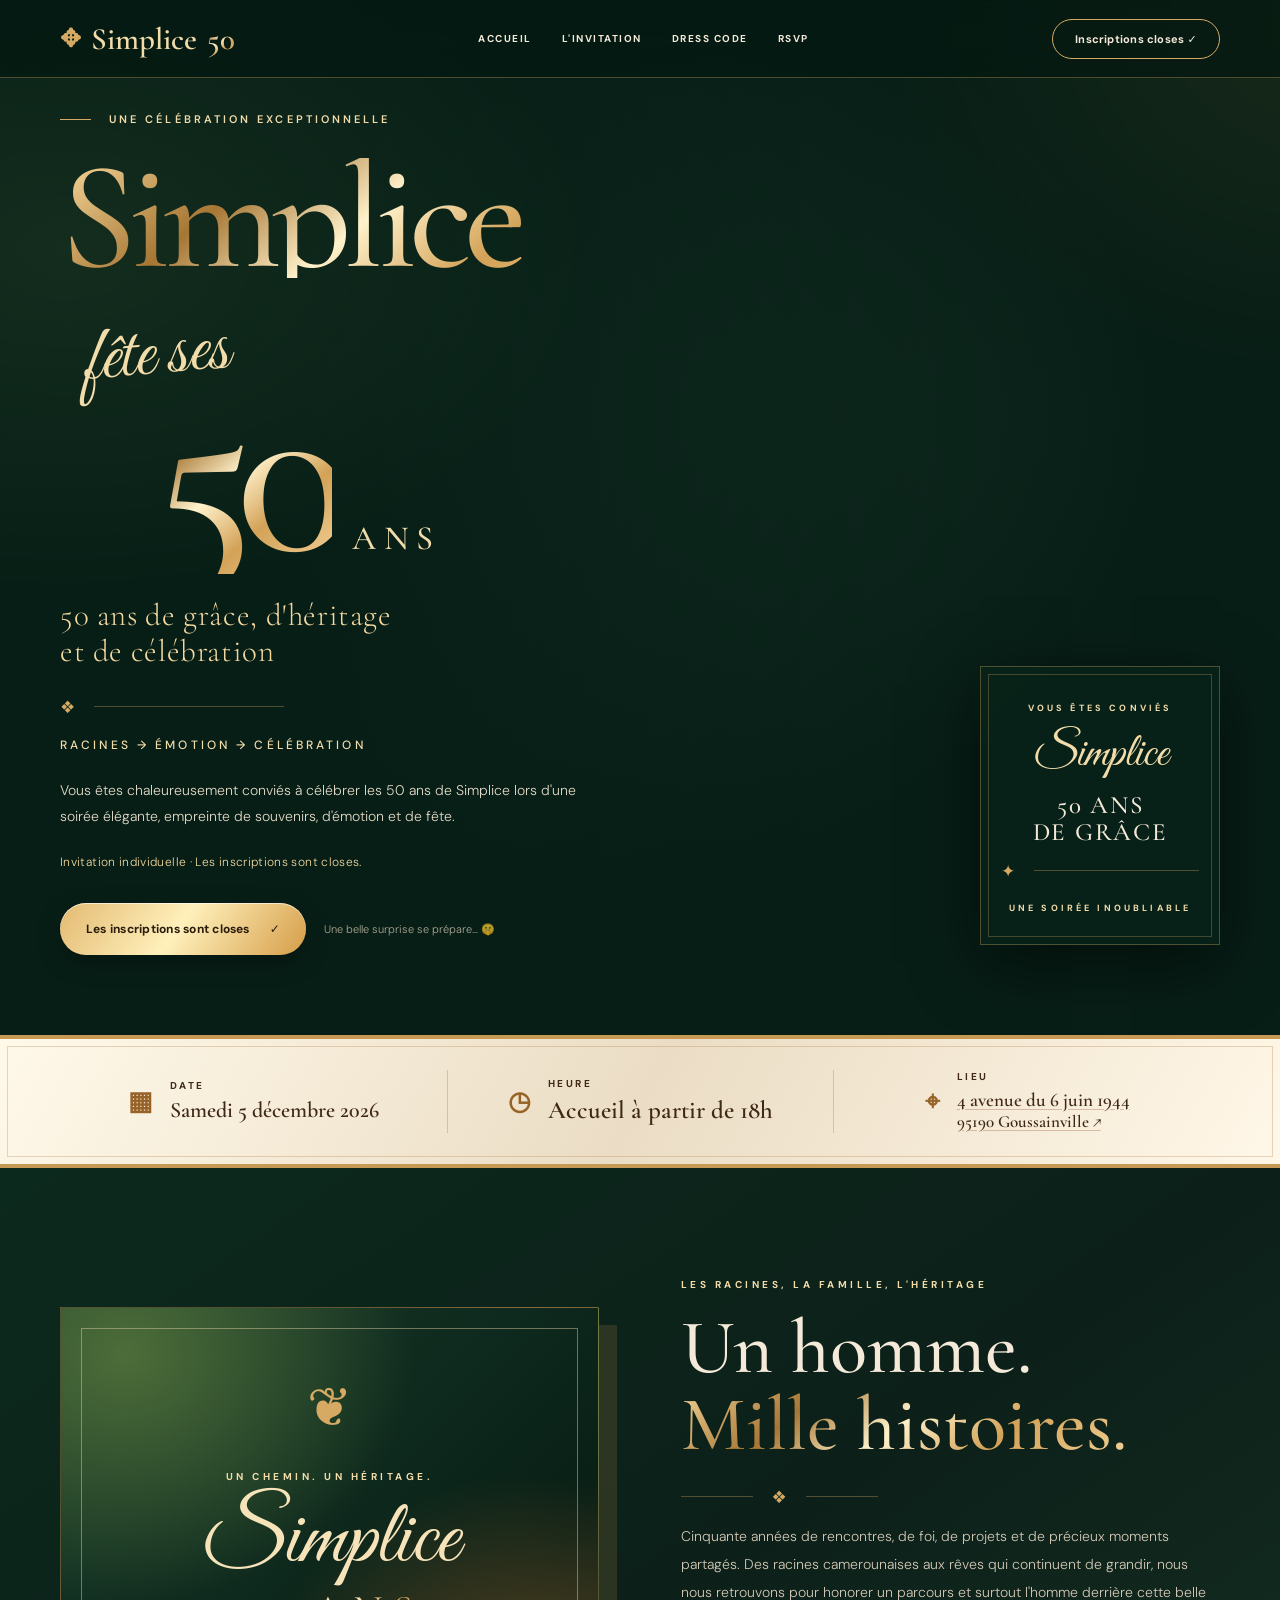
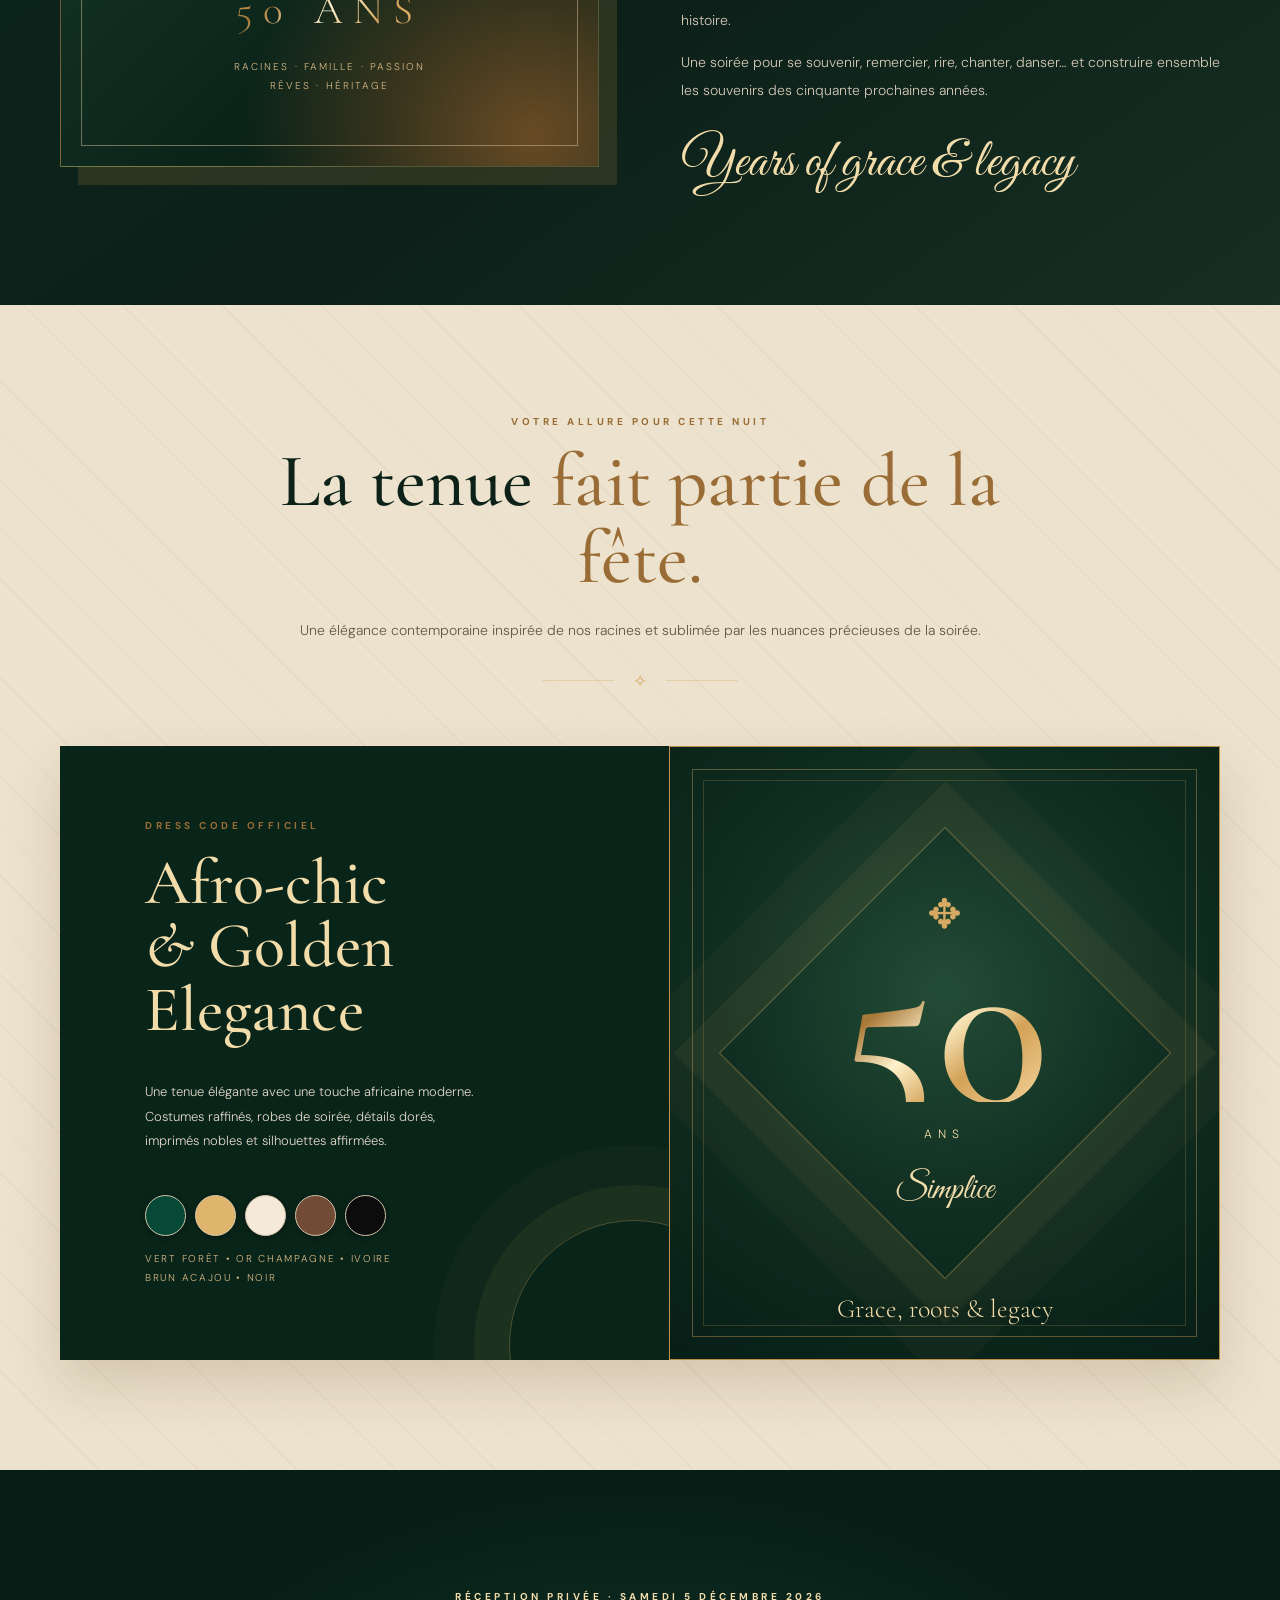
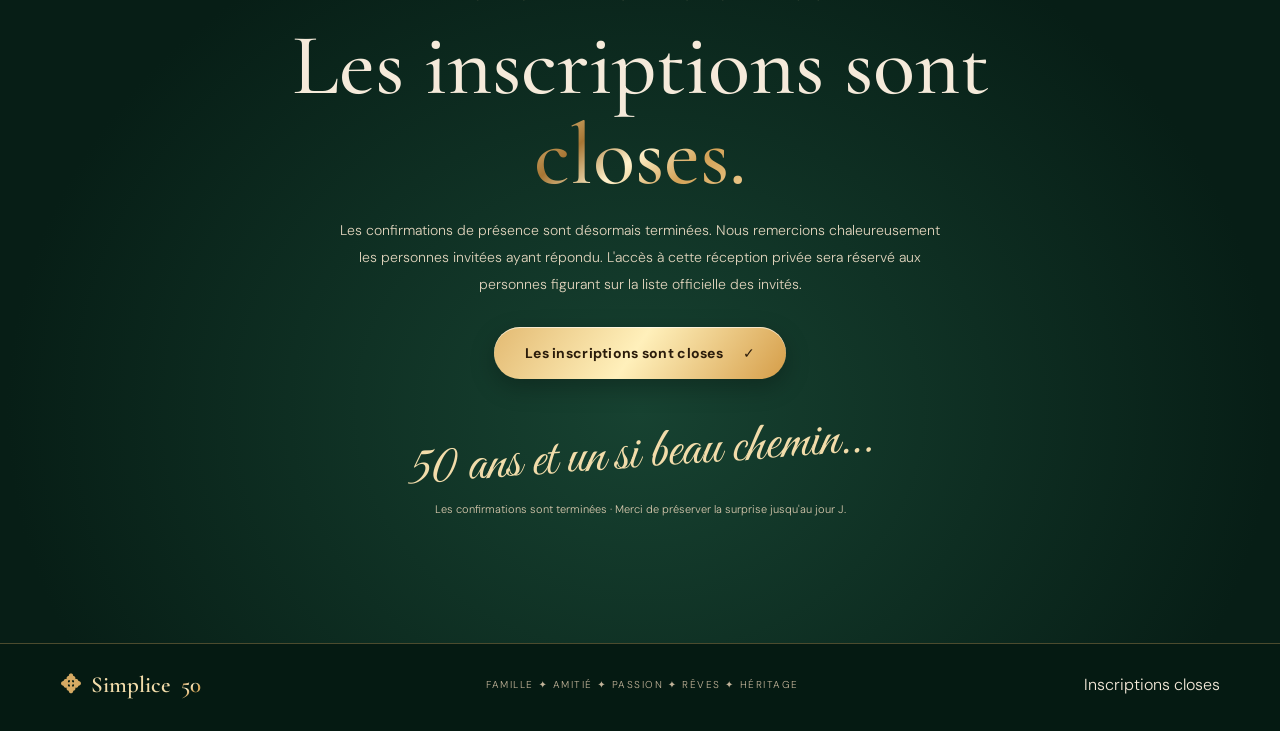
<file: simplice50/index.html>
<!doctype html>
<html lang="fr">
<head>
  <meta charset="utf-8">
  <meta name="viewport" content="width=device-width, initial-scale=1">
  <meta name="theme-color" content="#071e16">
  <meta name="robots" content="noindex,nofollow,noarchive">
  <meta name="description" content="Simplice fête ses 50 ans le samedi 5 décembre 2026 à Goussainville. Racines, émotion et célébration.">
  <meta property="og:title" content="Simplice • 50 ans de grâce & d'héritage">
  <meta property="og:description" content="Samedi 5 décembre 2026 à Goussainville : une soirée de famille, de souvenirs et de célébration.">
  <meta property="og:type" content="website">
  <title>Simplice 50 • Racines, Émotion, Célébration</title>
  <link rel="preconnect" href="https://fonts.googleapis.com">
  <link rel="preconnect" href="https://fonts.gstatic.com" crossorigin>
  <link href="https://fonts.googleapis.com/css2?family=Cormorant+Garamond:wght@400;500;600;700&family=DM+Sans:wght@300;400;500;600;700&family=Great+Vibes&display=swap" rel="stylesheet">
  <style>
    :root{--forest:#071e16;--forest2:#102c20;--pine:#14362a;--ivory:#f5eada;--cream:#fffaf0;--gold:#d6aa63;--gold2:#f2dcaa;--bronze:#805522;--ink:#0c2118;--line:rgba(214,170,99,.34)}
    *,*:before,*:after{box-sizing:border-box}
    html{scroll-behavior:smooth;scroll-padding-top:80px}
    body{margin:0;background:var(--forest);color:var(--ivory);font-family:"DM Sans",system-ui,sans-serif;font-weight:300;overflow-x:hidden}
    a{color:inherit;text-decoration:none}button{font:inherit}::selection{background:var(--gold);color:var(--ink)}
    .wrap{width:min(1160px,calc(100% - 64px));margin-inline:auto}
    .eyebrow{font-size:10px;letter-spacing:.35em;text-transform:uppercase;font-weight:700;color:var(--gold2)}
    .serif{font-family:"Cormorant Garamond",Georgia,serif;font-weight:500}
    .script{font-family:"Great Vibes",cursive;font-weight:400}
    .gold{background:linear-gradient(140deg,#e9c88a 5%,#a67634 28%,#fff2cc 49%,#d3a257 70%,#f5d59d 100%);-webkit-background-clip:text;background-clip:text;color:transparent}
    .rule{height:1px;background:linear-gradient(90deg,transparent,var(--gold),transparent)}
    .ornament{display:flex;align-items:center;gap:19px;color:var(--gold);font-size:17px}.ornament:before,.ornament:after{content:"";height:1px;width:72px;background:var(--line)}
    .pill{display:inline-flex;align-items:center;justify-content:center;gap:20px;padding:15px 26px;min-height:52px;border:1px solid var(--gold);border-radius:100px;font-size:12px;font-weight:700;letter-spacing:.02em;transition:.25s ease;cursor:pointer;text-align:center}
    .pill:hover{transform:translateY(-2px);box-shadow:0 8px 28px #0005}.pill.gold-btn{color:#2b1c0b;border:0;background:linear-gradient(125deg,#e3ba72,#fff0bb 48%,#d59d48 100%);box-shadow:inset 0 1px #fff9,0 8px 25px #0004}
    .pill.outline:hover{background:rgba(214,170,99,.11)}.pill svg{height:16px;width:16px}
    header{position:absolute;top:0;left:0;right:0;z-index:20;height:78px;border-bottom:1px solid var(--line);background:rgba(4,24,17,.69);backdrop-filter:blur(15px)}
    .nav{height:100%;display:flex;align-items:center;justify-content:space-between;gap:24px}.brand{display:flex;align-items:center;gap:10px;white-space:nowrap;font-family:"Cormorant Garamond",serif;font-size:31px;color:var(--gold2);font-weight:600}
    .brand .mark{font-size:25px;color:var(--gold)}.navlinks{display:flex;align-items:center;gap:30px}.navlinks a{font-size:10px;letter-spacing:.15em;text-transform:uppercase;font-weight:700;transition:color .2s}.navlinks a:hover{color:var(--gold2)}.nav .pill{padding:11px 22px;min-height:40px;font-size:11px}
    .mobile-toggle{display:none;background:transparent;border:1px solid var(--line);border-radius:6px;color:var(--ivory);padding:10px;cursor:pointer}
    .hero{min-height:760px;position:relative;isolation:isolate;display:flex;align-items:center;padding-top:112px;padding-bottom:80px;overflow:hidden;background:radial-gradient(ellipse at 22% 40%,#214230 0%,#071e16 62%)}
    .hero:before{content:"";position:absolute;z-index:-3;inset:0 0 0 42%;background:url("https://images.unsplash.com/photo-1511795409834-ef04bbd61622?auto=format&fit=crop&w=1550&q=85") center / cover no-repeat;filter:saturate(.72) sepia(.15) contrast(1.1)}
    .hero:after{content:"";position:absolute;z-index:-2;inset:0;background:linear-gradient(90deg,#071e16 0%,rgba(7,30,22,.97) 27%,rgba(7,30,22,.78) 45%,rgba(7,30,22,.13) 85%),linear-gradient(0deg,#071e16 0%,transparent 27%),radial-gradient(ellipse at 76% 40%,transparent 5%,#071e167c 80%)}
    .foliage{position:absolute;z-index:-1;inset:0;pointer-events:none;opacity:.14;background-image:radial-gradient(ellipse at 5% 24%,#628751 0%,transparent 32%),radial-gradient(ellipse at 105% 3%,#7d6a2d 0%,transparent 25%)}
    .hero-grid{display:grid;grid-template-columns:1.15fr .85fr;gap:35px;align-items:center}.hero-copy{position:relative;max-width:630px}
    .small-caps{display:flex;align-items:center;gap:18px;font-size:11px;letter-spacing:.28em;font-weight:600;color:var(--gold2);text-transform:uppercase}.small-caps:before{content:"";width:31px;height:1px;background:var(--gold)}
    .hero h1{margin:32px 0 0;line-height:.78;letter-spacing:-.05em;font-size:clamp(100px,12vw,169px)}
    .hero .fête{font-size:clamp(48px,6vw,79px);color:var(--gold2);display:block;margin:12px 0 -12px 24px;line-height:1.2;transform:rotate(-5deg)}
    .fifty{display:flex;align-items:baseline;gap:20px;margin-left:96px}.fifty strong{font-family:"Cormorant Garamond",serif;font-size:clamp(144px,19vw,257px);line-height:.84;font-weight:500;letter-spacing:-.08em}.fifty span{font-family:"Cormorant Garamond",serif;letter-spacing:.22em;font-size:34px;color:var(--gold2);font-weight:500}
    .hero-tagline{font-family:"Cormorant Garamond",serif;color:#f3d89f;font-size:clamp(23px,2.5vw,31px);line-height:1.15;letter-spacing:.02em;margin-top:24px}
    .hero .ornament{margin:26px 0 19px}.hero .ornament:before{display:none}.hero .ornament:after{width:190px}
    .hero .theme{font-size:12px;letter-spacing:.26em;text-transform:uppercase;color:var(--gold2);font-weight:500}
    .hero p{max-width:520px;font-size:14px;line-height:1.9;color:#e4dac7;margin:24px 0 29px}
    .hero-actions{display:flex;align-items:center;gap:18px;flex-wrap:wrap}.hero-note{font-size:11px;color:#ebdcc3b8}
    .hero-badge{justify-self:end;align-self:end;margin-bottom:10px;max-width:240px;padding:28px 20px;background:#092319d9;border:1px solid var(--line);box-shadow:0 18px 60px #0008;text-align:center;position:relative}
    .hero-badge:before{content:"";position:absolute;inset:7px;border:1px solid #d6aa634a;pointer-events:none}
    .hero-badge .script{display:block;font-size:48px;color:var(--gold2);margin:8px 0}
    .hero-badge strong{font-family:"Cormorant Garamond",serif;font-size:25px;line-height:1.1;font-weight:500;letter-spacing:.07em}
    .hero-badge .eyebrow{font-size:9px}
    .info-band{background:linear-gradient(120deg,#fff9ea,#ebddc5 50%,#fff7e8);color:#3f2815;border-top:4px solid #c69955;border-bottom:4px solid #c69955;position:relative}
    .info-band:after{content:"";position:absolute;inset:7px;border:1px solid rgba(165,110,44,.27);pointer-events:none}
    .details{display:grid;grid-template-columns:repeat(3,1fr);padding:31px 0}
    .detail{display:flex;align-items:center;justify-content:center;gap:17px;min-height:63px}.detail + .detail{border-left:1px solid #b28b5a68}
    .detail .ico{font-size:26px;color:#986329}.detail b{display:block;letter-spacing:.25em;font-size:10px;margin-bottom:5px}.detail span{font-family:"Cormorant Garamond",serif;font-size:25px;font-weight:600}.detail .date-value{font-size:22px;white-space:nowrap}.detail .address-value{font-size:19px;line-height:1.25;display:inline-block;text-underline-offset:3px;text-decoration:underline;text-decoration-color:#a87e5670}.detail .address-value small{font-size:17px;display:block}.detail .address-value:hover{text-decoration-color:#805522}
    .section{padding:110px 0}.center{text-align:center}.section-head{max-width:740px;margin:0 auto 54px;text-align:center}.section-head h2{font-family:"Cormorant Garamond",serif;font-weight:500;font-size:clamp(48px,6vw,75px);line-height:1.02;margin:16px 0 20px}
    .section-head p{color:#d3c6af;line-height:1.9;font-size:14px}.section-head .ornament{justify-content:center;margin-top:26px}
    .about{background:linear-gradient(145deg,#0c291d,#0c2019 55%,#162f22)}
    .about-grid{display:grid;grid-template-columns:1fr 1fr;gap:7%;align-items:center}
    .photo-panel{height:460px;position:relative;display:flex;align-items:center;justify-content:center;overflow:hidden;background:radial-gradient(ellipse at 12% 10%,#4d6d39 0%,transparent 43%),radial-gradient(ellipse at 88% 93%,#684b25 0%,transparent 43%),linear-gradient(135deg,#183b2a,#081e15 75%);box-shadow:18px 18px 0 #ae844730;border:1px solid var(--line)}
    .photo-panel:before{content:"";position:absolute;inset:20px;border:1px solid #ead0a772}.photo-panel:after{content:"";position:absolute;bottom:-22px;right:-22px;width:125px;height:125px;border-right:2px solid var(--gold);border-bottom:2px solid var(--gold)}
    .legacy-art{position:relative;z-index:1;text-align:center;padding:25px 30px;max-width:95%;color:var(--gold2)}.legacy-art .leaves{font-size:54px;display:block;line-height:1.1;color:var(--gold);margin:0 0 27px}.legacy-art .legacy-name{font-family:"Great Vibes",cursive;font-size:clamp(65px,7vw,96px);line-height:1.25;display:block;color:#f6e3b9}.legacy-art .legacy-years{font-family:"Cormorant Garamond",serif;font-size:41px;letter-spacing:.25em;margin-top:-12px;display:block}.legacy-art .legacy-line{font-size:10px;letter-spacing:.21em;text-transform:uppercase;color:#d6b887;line-height:1.9;margin-top:22px;display:block}
    .about h2{font-size:clamp(48px,6vw,80px);line-height:1;margin:19px 0 22px}.about p{line-height:2;color:#d3c8b6;font-size:14px}.about .script{font-size:54px;line-height:1.2;color:var(--gold2);display:block;margin-top:27px}
    .program{background:radial-gradient(ellipse at 5% 90%,#223c29 0%,transparent 42%),linear-gradient(120deg,#071e16,#0b261b);position:relative}
    .program:after{content:"";position:absolute;inset:0;opacity:.035;pointer-events:none;background-image:repeating-linear-gradient(90deg,#fff 0px,#fff 1px,transparent 1px,transparent 30px)}
    .program-layout{display:grid;grid-template-columns:.8fr 1.2fr;gap:45px;align-items:stretch;position:relative;z-index:1}
    .program-visual{min-height:550px;position:relative;background:url("https://images.unsplash.com/photo-1519167758481-83f550bb49b3?auto=format&fit=crop&w=900&q=85") center / cover no-repeat,#38543e;box-shadow:0 15px 60px #0007}
    .program-visual:before{content:"";position:absolute;inset:0;background:linear-gradient(0deg,#071e16dd,transparent 65%)}
    .program-visual .visual-label{position:absolute;bottom:42px;left:38px;right:38px;font-family:"Cormorant Garamond",serif;font-size:40px;line-height:1.1}
    .program-card{border:1px solid var(--line);background:#0a271bc9;padding:42px 46px}
    .program-card h3{font-family:"Cormorant Garamond",serif;font-size:42px;font-weight:500;margin:0 0 30px;color:var(--gold2)}
    .timeline{list-style:none;margin:0;padding:0 0 0 4px}
    .timeline li{display:grid;grid-template-columns:61px 17px 1fr;align-items:start;gap:16px;min-height:47px;position:relative;font-size:13px;color:#f0e4d0;line-height:1.45}
    .timeline li:after{content:"";position:absolute;width:1px;top:13px;bottom:-8px;left:84px;background:#d6aa6359}.timeline li:last-child:after{display:none}
    .timeline time{font-size:14px;color:var(--gold2);font-family:"Cormorant Garamond",serif;font-weight:700;letter-spacing:.02em}.timeline .dot{width:9px;height:9px;background:var(--gold);border-radius:50%;margin-top:5px;box-shadow:0 0 0 4px #bd945d2c}
    .program-card small{font-size:11px;color:#cab99d;display:block;margin-top:18px;font-style:italic}
    .dress{background:#ede2cd;color:var(--ink);position:relative;overflow:hidden}
    .dress:before{content:"";position:absolute;inset:0;opacity:.04;background-image:repeating-linear-gradient(45deg,#381f04 0px,#381f04 1px,transparent 1px,transparent 35px)}
    .dress .section-head p{color:#665841}.dress .eyebrow{color:#986d36}.dress-grid{display:grid;grid-template-columns:1.05fr .95fr;gap:0;min-height:500px;position:relative;box-shadow:0 24px 50px #4f3b192a}
    .dress-copy{padding:73px min(7vw,85px);background:#092419;color:#f8eed8;display:flex;flex-direction:column;align-items:flex-start;justify-content:center;position:relative;overflow:hidden}
    .dress-copy:after{content:"";position:absolute;right:-90px;bottom:-110px;width:250px;height:250px;border:1px solid #d6aa6355;border-radius:50%;box-shadow:0 0 0 35px #d6aa6310,0 0 0 75px #d6aa6308}
    .dress-copy h3{font-family:"Cormorant Garamond",serif;font-weight:500;font-size:clamp(44px,5vw,68px);line-height:.99;color:var(--gold2);margin:19px 0 26px}
    .dress-copy p{color:#e2d9c9;line-height:1.9;font-size:13px;max-width:340px}
    .swatches{display:flex;gap:9px;margin:28px 0 13px}.swatches span{display:block;width:41px;height:41px;border-radius:50%;border:1px solid #d4c4a8;box-shadow:0 1px 6px #0005}.swatches span:nth-child(1){background:#064936}.swatches span:nth-child(2){background:#dfb56e}.swatches span:nth-child(3){background:#f5eada}.swatches span:nth-child(4){background:#714b35}.swatches span:nth-child(5){background:#0c0c0c}
    .palette-caption{font-size:10px;letter-spacing:.17em;color:#dbb986;text-transform:uppercase;max-width:330px;line-height:1.9}
    .dress-photo{min-height:440px;position:relative;isolation:isolate;display:flex;flex-direction:column;justify-content:center;align-items:center;overflow:hidden;background:radial-gradient(circle at 50% 40%,#234c36 0%,#102e21 48%,#071e16 100%);border:1px solid #b98e4b}
    .dress-photo:before{content:"";position:absolute;inset:22px;border:1px solid #c59a536f;outline:1px solid #c59a533b;outline-offset:-12px;pointer-events:none}
    .dress-photo:after{content:"";position:absolute;z-index:-1;width:320px;height:320px;border:1px solid #d6aa6370;transform:rotate(45deg);box-shadow:0 0 0 32px #d6aa6310,0 0 0 75px #d6aa6308;pointer-events:none}
    .dress-photo .portrait-mark{position:relative;z-index:1;text-align:center;display:flex;flex-direction:column;align-items:center;color:var(--gold2)}
    .dress-photo .portrait-mark .crest{font-size:41px;line-height:1;margin-bottom:15px;color:var(--gold)}
    .dress-photo .portrait-mark .number{font-family:"Cormorant Garamond",serif;font-size:clamp(155px,19vw,235px);font-weight:500;line-height:.65}
    .dress-photo .portrait-mark .years{font-size:12px;letter-spacing:.5em;margin-top:24px;text-transform:uppercase}
    .dress-photo .portrait-mark .motto{font-family:"Great Vibes",cursive;font-size:35px;margin-top:26px}
    .dress-photo .photo-tag{position:absolute;bottom:35px;left:15px;right:15px;text-align:center;font-family:"Cormorant Garamond",serif;font-size:26px;color:var(--gold2);text-shadow:0 2px 9px #000b}
    .cta{position:relative;text-align:center;padding:120px 0 125px;overflow:hidden;background:radial-gradient(ellipse at 50% 70%,#174231,#071e16 70%)}
    .cta:before,.cta:after{content:"";position:absolute;width:390px;height:500px;opacity:.25;background:url("https://images.unsplash.com/photo-1525498128493-380d1990a112?auto=format&fit=crop&w=680&q=60") center / cover;filter:sepia(.7) hue-rotate(70deg) saturate(.6);mask-image:linear-gradient(to right,#000,transparent)}
    .cta:before{left:-150px;bottom:-160px}.cta:after{right:-160px;top:-200px;transform:rotate(180deg)}
    .cta h2{font-size:clamp(47px,7vw,87px);line-height:1.03;margin:18px auto 17px;max-width:780px}.cta .intro{max-width:600px;font-size:14px;color:#e1d4bd;line-height:1.9;margin:0 auto 30px}
    .cta .pill{min-width:292px;font-size:14px}.cta .script{display:block;font-size:56px;color:var(--gold2);margin:40px 0 8px;transform:rotate(-4deg)}
    .cta small{font-size:11px;color:#d8c9ae}
    footer{border-top:1px solid var(--line);padding:24px 0 30px;background:#051a12}.foot{display:flex;justify-content:space-between;align-items:center;gap:18px;flex-wrap:wrap}.foot .brand{font-size:23px}
    .foot p{font-size:10px;color:#c2b399;letter-spacing:.15em;text-transform:uppercase}.foot a:not(.brand){font-size:11px;color:var(--gold2);text-decoration:underline;text-underline-offset:4px}
    .closed-state{cursor:default!important;pointer-events:none!important;user-select:none}.float-rsvp{display:none!important}.fadeup{opacity:0;transform:translateY(19px);transition:opacity .8s ease,transform .8s ease}.fadeup.visible{opacity:1;transform:none}
    @media(max-width:900px){.navlinks{gap:15px}.navlinks a{font-size:9px}.nav .pill{display:none}.hero-grid{grid-template-columns:1fr}.hero-badge{display:none}.hero:before{left:18%}.hero:after{background:linear-gradient(90deg,#071e16ed,#071e1691 70%),linear-gradient(0deg,#071e16,transparent 35%)}.hero{min-height:700px}.about-grid,.program-layout{gap:25px}.about-grid{grid-template-columns:.83fr 1.17fr}.photo-panel{height:400px}.program-card{padding:33px}.dress-copy{padding:55px 43px}}
    @media(max-width:690px){.wrap{width:min(100% - 36px,500px)}header{height:68px}.brand{font-size:27px}.mobile-toggle{display:block}.navlinks{position:absolute;top:68px;left:0;right:0;background:#071e16f7;display:none;flex-direction:column;align-items:stretch;gap:0;border-bottom:1px solid var(--line);padding:12px 22px 18px}.navlinks.open{display:flex}.navlinks a{padding:15px 9px;font-size:11px}.hero{min-height:715px;padding-top:128px;padding-bottom:65px}.hero:before{inset:0;background-position:60% 50%;opacity:.7}.hero:after{background:linear-gradient(90deg,#071e16ec,#071e169e),linear-gradient(0deg,#071e16,transparent 35%)}.hero h1{font-size:100px;margin-top:33px}.hero .fête{font-size:57px;margin-top:9px;margin-left:15px}.fifty{margin-left:48px;gap:12px}.fifty strong{font-size:178px}.fifty span{font-size:26px}.hero-tagline{font-size:26px;margin-top:19px}.hero .theme{font-size:10px;letter-spacing:.18em}.hero p{font-size:13px;line-height:1.8}.hero-actions .pill{width:100%}.hero-note{width:100%;text-align:center}.details{padding:18px 0;grid-template-columns:1fr;gap:0}.detail{justify-content:flex-start;min-height:72px;padding:9px 16px}.detail + .detail{border-left:0;border-top:1px solid #b28b5a68}.detail .ico{min-width:45px;text-align:center}.section{padding:76px 0}.section-head{margin-bottom:35px}.about-grid,.program-layout,.dress-grid{grid-template-columns:1fr}.photo-panel{height:310px;order:2}.about .about-copy{order:1}.about h2{font-size:55px}.about .script{font-size:46px}.program-visual{min-height:280px;order:2}.program-card{padding:29px 23px;order:1}.program-card h3{font-size:36px}.timeline li{gap:10px;grid-template-columns:48px 15px 1fr;font-size:12px;min-height:45px}.timeline li:after{left:64px}.timeline time{font-size:13px}.dress-copy{padding:51px 29px}.dress-photo{min-height:300px}.cta{padding:90px 0 105px}.cta h2{font-size:55px}.cta .script{font-size:47px}.foot{justify-content:center;text-align:center}.foot p{order:3;width:100%}.float-rsvp{display:flex;position:fixed;bottom:14px;left:18px;right:18px;z-index:30;box-shadow:0 12px 40px #000b;font-size:13px}}
    @media(prefers-reduced-motion:reduce){html{scroll-behavior:auto}.fadeup{opacity:1;transform:none;transition:none}.pill{transition:none}}
  </style>
</head>
<body>
  <header>
    <nav class="nav wrap" aria-label="Navigation principale">
      <a href="#accueil" class="brand"><span class="mark" aria-hidden="true">✥</span> Simplice <span class="gold">50</span></a>
      <button class="mobile-toggle" type="button" id="menu" aria-expanded="false" aria-controls="navlinks" aria-label="Ouvrir le menu">☰</button>
      <div class="navlinks" id="navlinks">
        <a href="#accueil">Accueil</a><a href="#histoire">L'invitation</a><a href="#dresscode">Dress code</a><a href="#rsvp">RSVP</a>
      </div>
      <span class="pill outline closed-state" role="status">Inscriptions closes ✓</span>
    </nav>
  </header>
  <main>
    <section class="hero" id="accueil" aria-labelledby="hero-title">
      <div class="foliage" aria-hidden="true"></div>
      <div class="wrap hero-grid">
        <div class="hero-copy">
          <div class="small-caps">Une célébration exceptionnelle</div>
          <h1 id="hero-title" class="serif gold">Simplice</h1>
          <span class="script fête">fête ses</span>
          <div class="fifty"><strong class="gold">50</strong><span>ANS</span></div>
          <div class="hero-tagline">50 ans de grâce, d'héritage<br>et de célébration</div>
          <div class="ornament" aria-hidden="true">❖</div>
          <div class="theme">Racines → Émotion → Célébration</div>
          <p>Vous êtes chaleureusement conviés à célébrer les 50 ans de Simplice lors d'une soirée élégante, empreinte de souvenirs, d'émotion et de fête.</p>
          <p style="color:#f3d89f;font-size:12px;letter-spacing:.03em;margin-top:-8px">Invitation individuelle · Les inscriptions sont closes.</p>
          <div class="hero-actions"><span class="pill gold-btn closed-state" role="status">Les inscriptions sont closes <span aria-hidden="true">✓</span></span><span class="hero-note">Une belle surprise se prépare… 🤫</span></div>
        </div>
        <aside class="hero-badge" aria-label="50 ans de Simplice">
          <span class="eyebrow">Vous êtes conviés</span>
          <span class="script">Simplice</span>
          <strong>50 ANS<br>DE GRÂCE</strong>
          <div class="ornament" style="justify-content:center;margin:13px 0" aria-hidden="true">✦</div>
          <span class="eyebrow">Une soirée inoubliable</span>
        </aside>
      </div>
    </section>
    <div class="info-band">
      <div class="wrap details">
        <div class="detail"><span class="ico" aria-hidden="true">▦</span><div><b>DATE</b><span class="date-value">Samedi 5 décembre 2026</span></div></div>
        <div class="detail"><span class="ico" aria-hidden="true">◷</span><div><b>HEURE</b><span>Accueil à partir de 18h</span></div></div>
        <div class="detail"><span class="ico" aria-hidden="true">⌖</span><div><b>LIEU</b><a class="address-value" href="https://www.google.com/maps/search/?api=1&amp;query=4%20avenue%20du%206%20juin%201944%2C%2095190%20Goussainville" target="_blank" rel="noopener noreferrer" aria-label="Voir l'itinéraire vers le 4 avenue du 6 juin 1944, 95190 Goussainville"><span class="address-value">4 avenue du 6 juin 1944<small>95190 Goussainville ↗</small></span></a></div></div>
      </div>
    </div>
    <section class="section about" id="histoire">
      <div class="wrap about-grid">
        <div class="photo-panel fadeup" role="img" aria-label="Illustration vert forêt et or champagne, les racines et l'héritage de Simplice"><div class="legacy-art" aria-hidden="true"><span class="leaves">❦</span><span class="eyebrow">Un chemin. Un héritage.</span><span class="legacy-name">Simplice</span><span class="legacy-years gold">50 ANS</span><span class="legacy-line">Racines · Famille · Passion<br>Rêves · Héritage</span></div></div>
        <div class="about-copy fadeup">
          <div class="eyebrow">Les racines, la famille, l'héritage</div>
          <h2 class="serif">Un homme.<br><span class="gold">Mille histoires.</span></h2>
          <div class="ornament" aria-hidden="true">❖</div>
          <p>Cinquante années de rencontres, de foi, de projets et de précieux moments partagés. Des racines camerounaises aux rêves qui continuent de grandir, nous nous retrouvons pour honorer un parcours et surtout l'homme derrière cette belle histoire.</p>
          <p>Une soirée pour se souvenir, remercier, rire, chanter, danser… et construire ensemble les souvenirs des cinquante prochaines années.</p>
          <span class="script">Years of grace & legacy</span>
        </div>
      </div>
    </section>
    <section class="section dress" id="dresscode">
      <div class="wrap">
        <div class="section-head fadeup">
          <div class="eyebrow">Votre allure pour cette nuit</div>
          <h2>La tenue <span style="color:#9a6d37">fait partie de la fête.</span></h2>
          <p>Une élégance contemporaine inspirée de nos racines et sublimée par les nuances précieuses de la soirée.</p>
          <div class="ornament" aria-hidden="true">✧</div>
        </div>
        <div class="dress-grid fadeup">
          <div class="dress-copy">
            <div class="eyebrow">Dress code officiel</div>
            <h3>Afro-chic<br><em>&</em> Golden<br>Elegance</h3>
            <p>Une tenue élégante avec une touche africaine moderne. Costumes raffinés, robes de soirée, détails dorés, imprimés nobles et silhouettes affirmées.</p>
            <div class="swatches" aria-label="Palette : vert forêt, or champagne, ivoire, brun acajou et noir"><span title="Vert forêt"></span><span title="Or champagne"></span><span title="Ivoire"></span><span title="Brun acajou"></span><span title="Noir"></span></div>
            <div class="palette-caption">Vert forêt • Or champagne • Ivoire<br>Brun acajou • Noir</div>
          </div>
          <div class="dress-photo" role="img" aria-label="Emblème or et vert forêt des 50 ans de Simplice"><div class="portrait-mark" aria-hidden="true"><span class="crest">✥</span><span class="number gold">50</span><span class="years">ANS</span><span class="motto">Simplice</span></div><span class="photo-tag" aria-hidden="true">Grace, roots & legacy</span></div>
        </div>
      </div>
    </section>
    <section class="cta" id="rsvp">
      <div class="wrap fadeup">
        <div class="eyebrow">Réception privée · Samedi 5 décembre 2026</div>
        <h2 class="serif">Les inscriptions sont <span class="gold">closes.</span></h2>
        <p class="intro">Les confirmations de présence sont désormais terminées. Nous remercions chaleureusement les personnes invitées ayant répondu. L'accès à cette réception privée sera réservé aux personnes figurant sur la liste officielle des invités.</p>
        <span class="pill gold-btn closed-state" role="status">Les inscriptions sont closes <span aria-hidden="true">✓</span></span>
        <span class="script">50 ans et un si beau chemin…</span>
        <small>Les confirmations sont terminées · Merci de préserver la surprise jusqu'au jour J.</small>
      </div>
    </section>
  </main>
  <footer><div class="wrap foot">
    <a class="brand" href="#accueil"><span class="mark">✥</span> Simplice <span class="gold">50</span></a>
    <p>Famille ✦ Amitié ✦ Passion ✦ Rêves ✦ Héritage</p>
    <span class="closed-state">Inscriptions closes</span>
  </div></footer>
  <span class="pill gold-btn float-rsvp closed-state" role="status">Inscriptions closes ✓</span>
  <script>
    const menu=document.getElementById("menu"), links=document.getElementById("navlinks");
    menu.addEventListener("click",()=>{const open=links.classList.toggle("open");menu.setAttribute("aria-expanded",String(open));menu.textContent=open?"✕":"☰";});
    links.querySelectorAll("a").forEach(a=>a.addEventListener("click",()=>{links.classList.remove("open");menu.setAttribute("aria-expanded","false");menu.textContent="☰";}));
    if("IntersectionObserver" in window){const ob=new IntersectionObserver((items)=>items.forEach(i=>{if(i.isIntersecting){i.target.classList.add("visible");ob.unobserve(i.target)}}),{threshold:.12});document.querySelectorAll(".fadeup").forEach(el=>ob.observe(el));}else document.querySelectorAll(".fadeup").forEach(el=>el.classList.add("visible"));
  </script>
</body>
</html>
</file>
